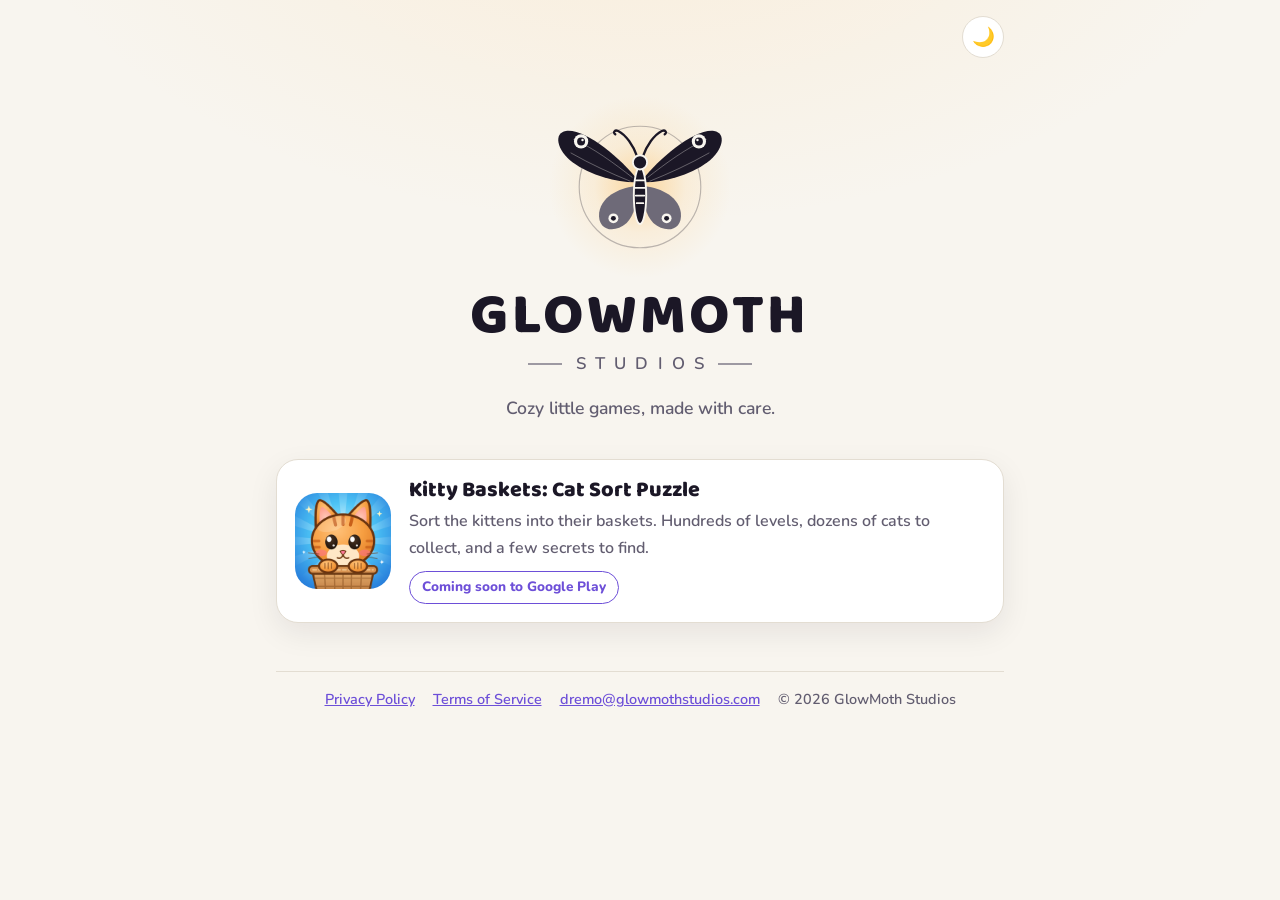
<file: index.html>
<!doctype html>
<html lang="en">
<head>
<meta charset="utf-8">
<meta name="viewport" content="width=device-width, initial-scale=1">
<title>GlowMoth Studios</title>
<meta name="description" content="GlowMoth Studios makes cozy little games. Our first: Kitty Baskets: Cat Sort Puzzle.">
<link rel="icon" href="kitty-baskets.png">
<link rel="stylesheet" href="assets/style.css">
<script src="assets/theme.js"></script>
</head>
<body>
<div class="bar"><span></span><button class="theme-btn" type="button" aria-label="Switch theme">🌙</button></div>
<main>
  <section class="hero">
    <svg class="moth " viewBox="0 0 200 200" aria-hidden="true">
  <defs><radialGradient id="mothHero" class="glow"><stop offset="0" stop-opacity="1"/><stop offset="0.5" stop-opacity="0.25"/><stop offset="1" stop-opacity="0"/></radialGradient></defs>
  <circle cx="100" cy="100" r="96" fill="url(#mothHero)"/>
  <circle class="ring" cx="100" cy="100" r="64" fill="none" stroke-opacity="0.28" stroke-width="1.2"/>
  <g>
    <path class="w" d="M97 92 C80 70 42 38 22 41 C9 43 12 61 29 74 C49 89 80 96 97 95 Z"/>
    <path class="vein" d="M92 90 C74 76 50 58 30 50 M90 94 C70 86 48 76 27 64" stroke-opacity="0.35" stroke-width="1" fill="none"/>
    <path class="w2" d="M97 99 C82 100 60 108 57 127 C55 145 72 150 86 138 C94 130 97 115 97 103 Z"/>
    <circle class="d" cx="38" cy="52" r="7.5"/><circle class="w" cx="38" cy="52" r="4.2"/><circle class="d" cx="39.5" cy="50.5" r="1.3"/>
    <circle class="d" cx="72" cy="133" r="5.2"/><circle class="w" cx="72" cy="133" r="2.6"/>
    <path class="ant" d="M97.5 69 C93 56 85 45 77 41 C73.5 39.5 71 42.5 74 44.5" stroke-width="2.4" fill="none" stroke-linecap="round"/>
  </g>
  <g transform="translate(200 0) scale(-1 1)">
    <path class="w" d="M97 92 C80 70 42 38 22 41 C9 43 12 61 29 74 C49 89 80 96 97 95 Z"/>
    <path class="vein" d="M92 90 C74 76 50 58 30 50 M90 94 C70 86 48 76 27 64" stroke-opacity="0.35" stroke-width="1" fill="none"/>
    <path class="w2" d="M97 99 C82 100 60 108 57 127 C55 145 72 150 86 138 C94 130 97 115 97 103 Z"/>
    <circle class="d" cx="38" cy="52" r="7.5"/><circle class="w" cx="38" cy="52" r="4.2"/><circle class="d" cx="39.5" cy="50.5" r="1.3"/>
    <circle class="d" cx="72" cy="133" r="5.2"/><circle class="w" cx="72" cy="133" r="2.6"/>
    <path class="ant" d="M97.5 69 C93 56 85 45 77 41 C73.5 39.5 71 42.5 74 44.5" stroke-width="2.4" fill="none" stroke-linecap="round"/>
  </g>
  <ellipse class="body" cx="100" cy="109" rx="6.5" ry="30" stroke-width="2"/>
  <circle class="body" cx="100" cy="74" r="7.5" stroke-width="2"/>
  <path class="stripes" d="M95.5 93 h9 M95 101 h10 M95.5 109 h9 M96.5 117 h7" stroke-width="1.8" stroke-linecap="round"/>
</svg>
    <h1 class="word">GLOWMOTH</h1>
    <div class="sub"><i></i><span>STUDIOS</span><i></i></div>
    <p class="tag">Cozy little games, made with care.</p>
  </section>

  <section class="game">
    <img src="kitty-baskets.png" alt="Kitty Baskets app icon">
    <div>
      <h2>Kitty Baskets: Cat Sort Puzzle</h2>
      <p>Sort the kittens into their baskets. Hundreds of levels, dozens of cats to collect, and a few secrets to find.</p>
      <span class="soon">Coming soon to Google Play</span>
    </div>
  </section>
  <footer>
    <a href="privacy/">Privacy Policy</a>
    <a href="terms/">Terms of Service</a>
    <a href="mailto:dremo@glowmothstudios.com">dremo@glowmothstudios.com</a>
    <span>© 2026 GlowMoth Studios</span>
  </footer>
</main>
</body>
</html>
</file>
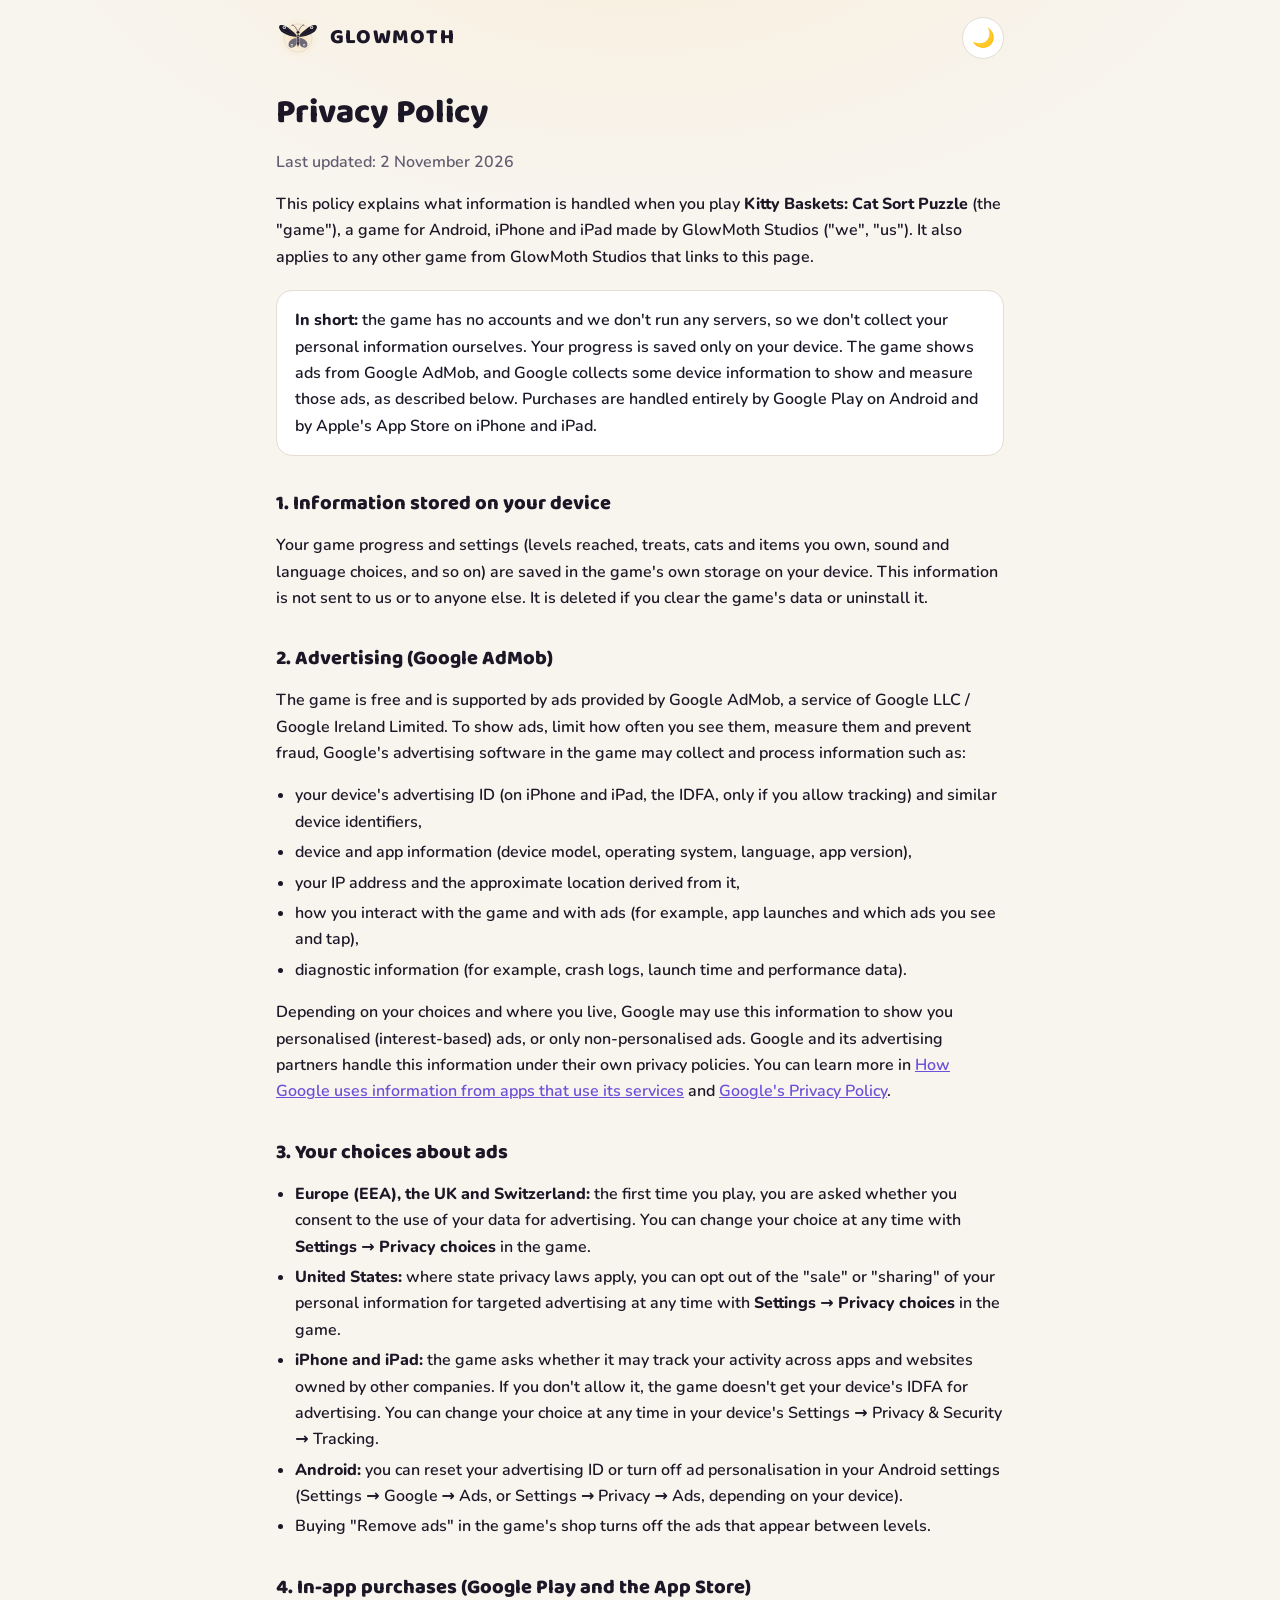
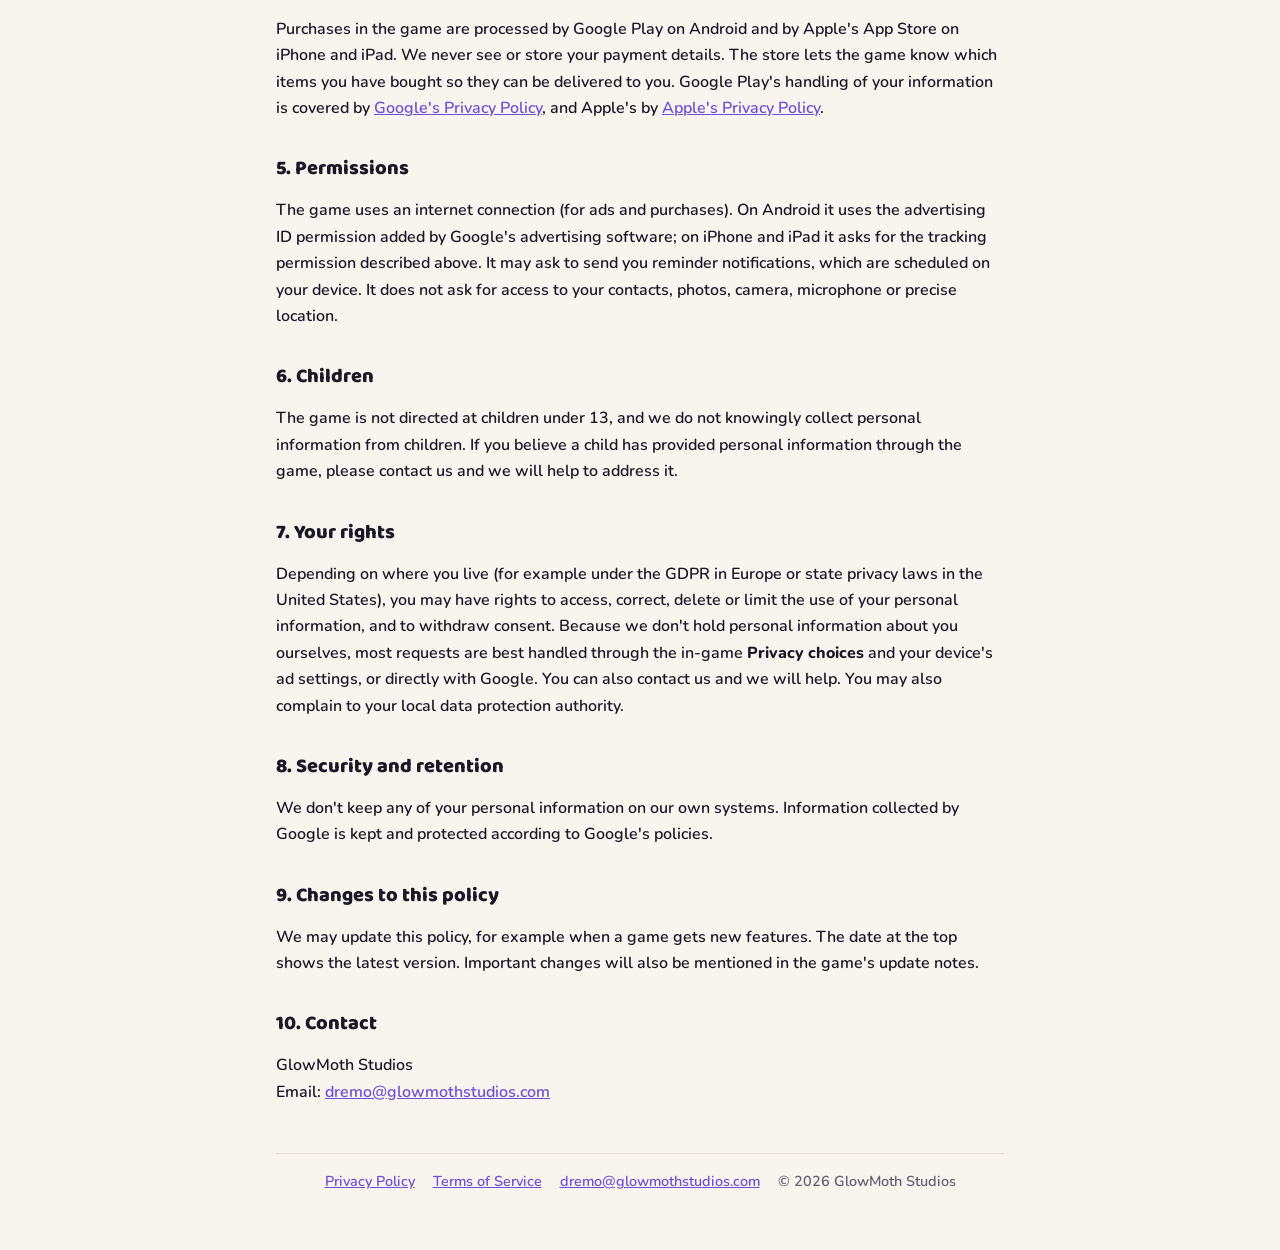
<file: privacy/index.html>
<!doctype html>
<html lang="en">
<head>
<meta charset="utf-8">
<meta name="viewport" content="width=device-width, initial-scale=1">
<title>Privacy Policy · GlowMoth Studios</title>
<meta name="description" content="Privacy policy for Kitty Baskets: Cat Sort Puzzle and other games by GlowMoth Studios.">
<link rel="icon" href="../kitty-baskets.png">
<link rel="stylesheet" href="../assets/style.css">
<script src="../assets/theme.js"></script>
</head>
<body>
<div class="bar"><a class="brand" href="../"><svg class="moth " viewBox="0 0 200 200" aria-hidden="true">
  <defs><radialGradient id="mothSmall" class="glow"><stop offset="0" stop-opacity="1"/><stop offset="0.5" stop-opacity="0.25"/><stop offset="1" stop-opacity="0"/></radialGradient></defs>
  <circle cx="100" cy="100" r="96" fill="url(#mothSmall)"/>
  <circle class="ring" cx="100" cy="100" r="64" fill="none" stroke-opacity="0.28" stroke-width="1.2"/>
  <g>
    <path class="w" d="M97 92 C80 70 42 38 22 41 C9 43 12 61 29 74 C49 89 80 96 97 95 Z"/>
    <path class="vein" d="M92 90 C74 76 50 58 30 50 M90 94 C70 86 48 76 27 64" stroke-opacity="0.35" stroke-width="1" fill="none"/>
    <path class="w2" d="M97 99 C82 100 60 108 57 127 C55 145 72 150 86 138 C94 130 97 115 97 103 Z"/>
    <circle class="d" cx="38" cy="52" r="7.5"/><circle class="w" cx="38" cy="52" r="4.2"/><circle class="d" cx="39.5" cy="50.5" r="1.3"/>
    <circle class="d" cx="72" cy="133" r="5.2"/><circle class="w" cx="72" cy="133" r="2.6"/>
    <path class="ant" d="M97.5 69 C93 56 85 45 77 41 C73.5 39.5 71 42.5 74 44.5" stroke-width="2.4" fill="none" stroke-linecap="round"/>
  </g>
  <g transform="translate(200 0) scale(-1 1)">
    <path class="w" d="M97 92 C80 70 42 38 22 41 C9 43 12 61 29 74 C49 89 80 96 97 95 Z"/>
    <path class="vein" d="M92 90 C74 76 50 58 30 50 M90 94 C70 86 48 76 27 64" stroke-opacity="0.35" stroke-width="1" fill="none"/>
    <path class="w2" d="M97 99 C82 100 60 108 57 127 C55 145 72 150 86 138 C94 130 97 115 97 103 Z"/>
    <circle class="d" cx="38" cy="52" r="7.5"/><circle class="w" cx="38" cy="52" r="4.2"/><circle class="d" cx="39.5" cy="50.5" r="1.3"/>
    <circle class="d" cx="72" cy="133" r="5.2"/><circle class="w" cx="72" cy="133" r="2.6"/>
    <path class="ant" d="M97.5 69 C93 56 85 45 77 41 C73.5 39.5 71 42.5 74 44.5" stroke-width="2.4" fill="none" stroke-linecap="round"/>
  </g>
  <ellipse class="body" cx="100" cy="109" rx="6.5" ry="30" stroke-width="2"/>
  <circle class="body" cx="100" cy="74" r="7.5" stroke-width="2"/>
  <path class="stripes" d="M95.5 93 h9 M95 101 h10 M95.5 109 h9 M96.5 117 h7" stroke-width="1.8" stroke-linecap="round"/>
</svg><b>GLOWMOTH</b></a><button class="theme-btn" type="button" aria-label="Switch theme">🌙</button></div>
<main class="doc">
  <h1>Privacy Policy</h1>
  <p class="muted">Last updated: 2 November 2026</p>

  <p>This policy explains what information is handled when you play <b>Kitty Baskets: Cat Sort Puzzle</b>
  (the "game"), a game for Android, iPhone and iPad made by GlowMoth Studios ("we", "us"). It also applies to any other game
  from GlowMoth Studios that links to this page.</p>

  <div class="card">
    <b>In short:</b> the game has no accounts and we don't run any servers, so we don't collect your
    personal information ourselves. Your progress is saved only on your device. The game shows ads from
    Google AdMob, and Google collects some device information to show and measure those ads, as described
    below. Purchases are handled entirely by Google Play on Android and by Apple's App Store on iPhone and iPad.
  </div>

  <h2>1. Information stored on your device</h2>
  <p>Your game progress and settings (levels reached, treats, cats and items you own, sound and language
  choices, and so on) are saved in the game's own storage on your device. This information is not sent to
  us or to anyone else. It is deleted if you clear the game's data or uninstall it.</p>

  <h2>2. Advertising (Google AdMob)</h2>
  <p>The game is free and is supported by ads provided by Google AdMob, a service of Google LLC / Google
  Ireland Limited. To show ads, limit how often you see them, measure them and prevent fraud, Google's
  advertising software in the game may collect and process information such as:</p>
  <ul>
    <li>your device's advertising ID (on iPhone and iPad, the IDFA, only if you allow tracking) and similar device identifiers,</li>
    <li>device and app information (device model, operating system, language, app version),</li>
    <li>your IP address and the approximate location derived from it,</li>
    <li>how you interact with the game and with ads (for example, app launches and which ads you see and tap),</li>
    <li>diagnostic information (for example, crash logs, launch time and performance data).</li>
  </ul>
  <p>Depending on your choices and where you live, Google may use this information to show you personalised
  (interest-based) ads, or only non-personalised ads. Google and its advertising partners handle this
  information under their own privacy policies. You can learn more in
  <a href="https://policies.google.com/technologies/partner-sites" rel="noopener">How Google uses information from apps that use its services</a>
  and <a href="https://policies.google.com/privacy" rel="noopener">Google's Privacy Policy</a>.</p>

  <h2>3. Your choices about ads</h2>
  <ul>
    <li><b>Europe (EEA), the UK and Switzerland:</b> the first time you play, you are asked whether you consent
    to the use of your data for advertising. You can change your choice at any time with <b>Settings → Privacy choices</b>
    in the game.</li>
    <li><b>United States:</b> where state privacy laws apply, you can opt out of the "sale" or "sharing" of your
    personal information for targeted advertising at any time with <b>Settings → Privacy choices</b> in the game.</li>
    <li><b>iPhone and iPad:</b> the game asks whether it may track your activity across apps and websites owned by
    other companies. If you don't allow it, the game doesn't get your device's IDFA for advertising. You can change your choice at any time in your device's
    Settings → Privacy &amp; Security → Tracking.</li>
    <li><b>Android:</b> you can reset your advertising ID or turn off ad personalisation in your Android settings
    (Settings → Google → Ads, or Settings → Privacy → Ads, depending on your device).</li>
    <li>Buying "Remove ads" in the game's shop turns off the ads that appear between levels.</li>
  </ul>

  <h2>4. In-app purchases (Google Play and the App Store)</h2>
  <p>Purchases in the game are processed by Google Play on Android and by Apple's App Store on iPhone and iPad. We never see or store your payment details. The store
  lets the game know which items you have bought so they can be delivered to you. Google Play's handling of
  your information is covered by <a href="https://policies.google.com/privacy" rel="noopener">Google's Privacy Policy</a>, and Apple's by
  <a href="https://www.apple.com/legal/privacy/" rel="noopener">Apple's Privacy Policy</a>.</p>

  <h2>5. Permissions</h2>
  <p>The game uses an internet connection (for ads and purchases). On Android it uses the advertising ID permission added by
  Google's advertising software; on iPhone and iPad it asks for the tracking permission described above. It may ask to
  send you reminder notifications, which are scheduled on your device. It does not ask for access to your contacts, photos, camera, microphone or
  precise location.</p>

  <h2>6. Children</h2>
  <p>The game is not directed at children under 13, and we do not knowingly collect personal information from
  children. If you believe a child has provided personal information through the game, please contact us and
  we will help to address it.</p>

  <h2>7. Your rights</h2>
  <p>Depending on where you live (for example under the GDPR in Europe or state privacy laws in the United States),
  you may have rights to access, correct, delete or limit the use of your personal information, and to withdraw
  consent. Because we don't hold personal information about you ourselves, most requests are best handled
  through the in-game <b>Privacy choices</b> and your device's ad settings, or directly with Google. You can also
  contact us and we will help. You may also complain to your local data protection authority.</p>

  <h2>8. Security and retention</h2>
  <p>We don't keep any of your personal information on our own systems. Information collected by Google is kept
  and protected according to Google's policies.</p>

  <h2>9. Changes to this policy</h2>
  <p>We may update this policy, for example when a game gets new features. The date at the top shows the latest
  version. Important changes will also be mentioned in the game's update notes.</p>

  <h2>10. Contact</h2>
  <p>GlowMoth Studios<br>
  Email: <a href="mailto:dremo@glowmothstudios.com">dremo@glowmothstudios.com</a></p>

  
  <footer>
    <a href="../privacy/">Privacy Policy</a>
    <a href="../terms/">Terms of Service</a>
    <a href="mailto:dremo@glowmothstudios.com">dremo@glowmothstudios.com</a>
    <span>© 2026 GlowMoth Studios</span>
  </footer>
</main>
</body>
</html>
</file>
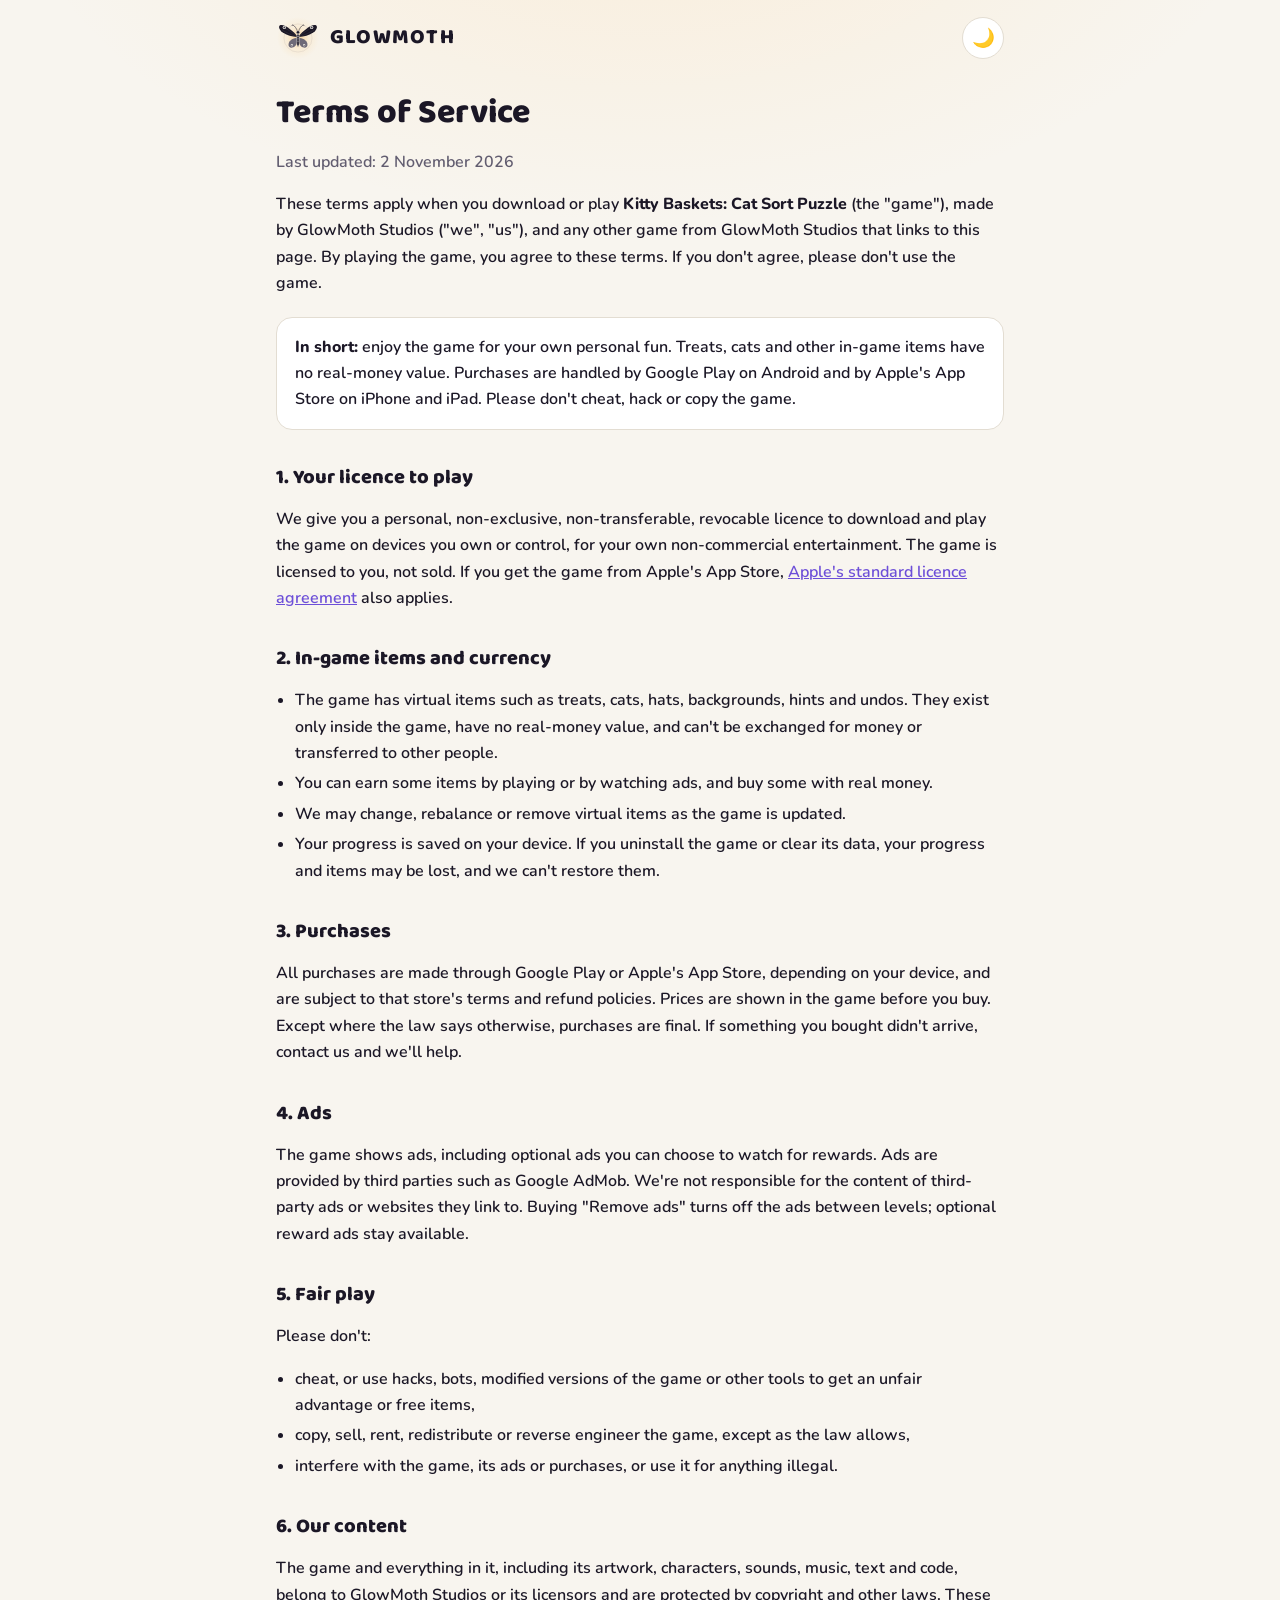
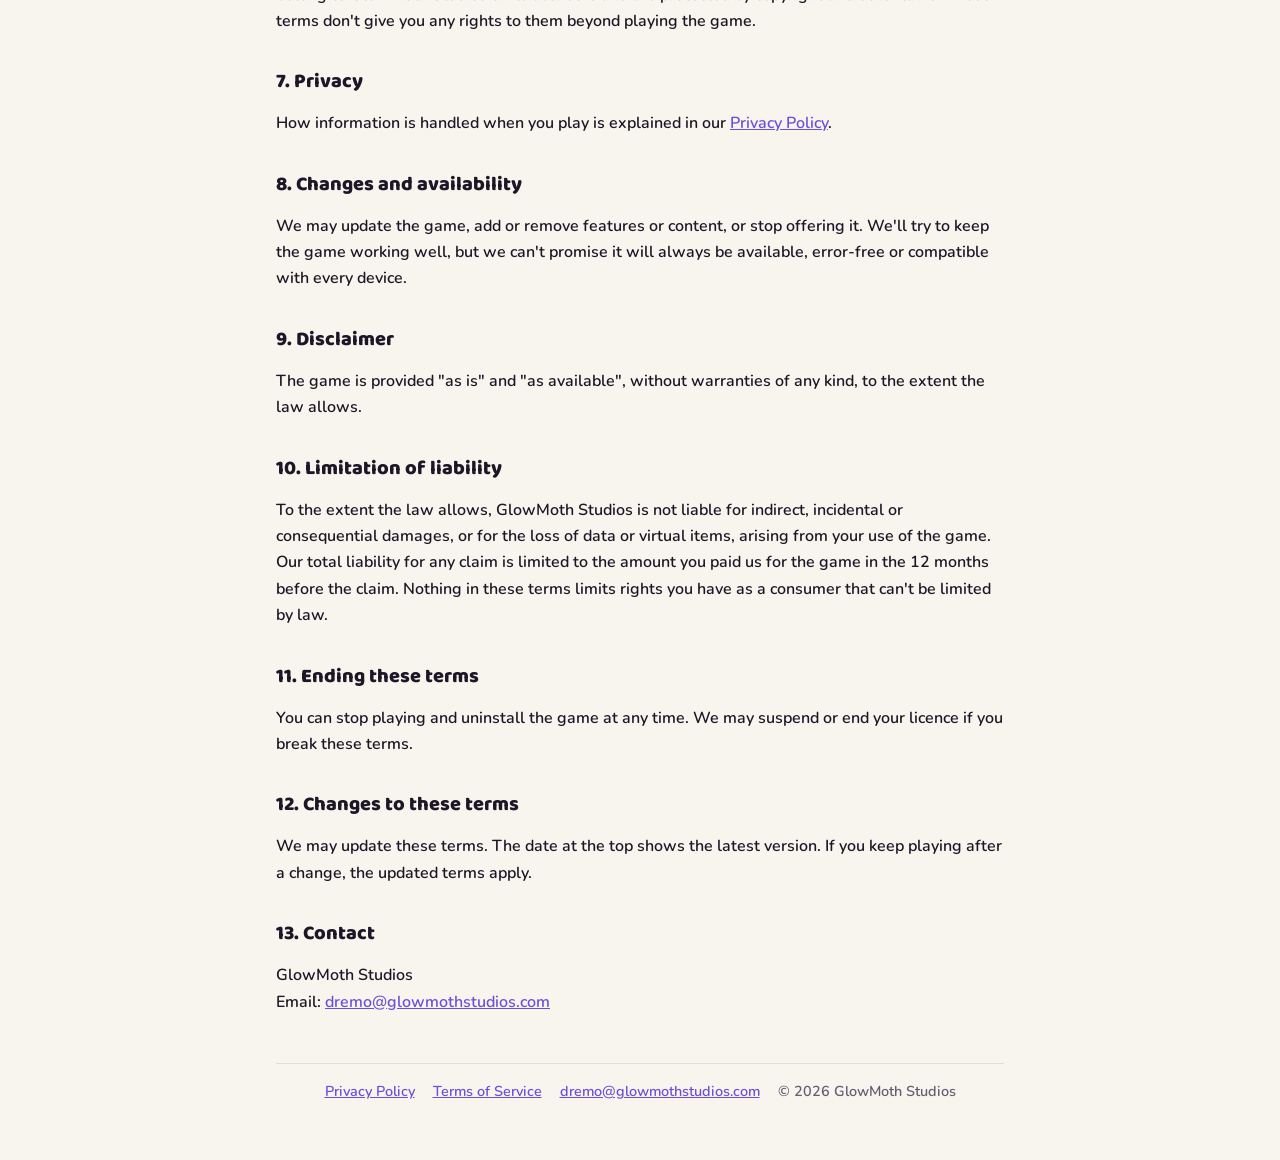
<file: terms/index.html>
<!doctype html>
<html lang="en">
<head>
<meta charset="utf-8">
<meta name="viewport" content="width=device-width, initial-scale=1">
<title>Terms of Service · GlowMoth Studios</title>
<meta name="description" content="Terms of Service for Kitty Baskets: Cat Sort Puzzle and other games by GlowMoth Studios.">
<link rel="icon" href="../kitty-baskets.png">
<link rel="stylesheet" href="../assets/style.css">
<script src="../assets/theme.js"></script>
</head>
<body>
<div class="bar"><a class="brand" href="../"><svg class="moth " viewBox="0 0 200 200" aria-hidden="true">
  <defs><radialGradient id="mothSmall" class="glow"><stop offset="0" stop-opacity="1"/><stop offset="0.5" stop-opacity="0.25"/><stop offset="1" stop-opacity="0"/></radialGradient></defs>
  <circle cx="100" cy="100" r="96" fill="url(#mothSmall)"/>
  <circle class="ring" cx="100" cy="100" r="64" fill="none" stroke-opacity="0.28" stroke-width="1.2"/>
  <g>
    <path class="w" d="M97 92 C80 70 42 38 22 41 C9 43 12 61 29 74 C49 89 80 96 97 95 Z"/>
    <path class="vein" d="M92 90 C74 76 50 58 30 50 M90 94 C70 86 48 76 27 64" stroke-opacity="0.35" stroke-width="1" fill="none"/>
    <path class="w2" d="M97 99 C82 100 60 108 57 127 C55 145 72 150 86 138 C94 130 97 115 97 103 Z"/>
    <circle class="d" cx="38" cy="52" r="7.5"/><circle class="w" cx="38" cy="52" r="4.2"/><circle class="d" cx="39.5" cy="50.5" r="1.3"/>
    <circle class="d" cx="72" cy="133" r="5.2"/><circle class="w" cx="72" cy="133" r="2.6"/>
    <path class="ant" d="M97.5 69 C93 56 85 45 77 41 C73.5 39.5 71 42.5 74 44.5" stroke-width="2.4" fill="none" stroke-linecap="round"/>
  </g>
  <g transform="translate(200 0) scale(-1 1)">
    <path class="w" d="M97 92 C80 70 42 38 22 41 C9 43 12 61 29 74 C49 89 80 96 97 95 Z"/>
    <path class="vein" d="M92 90 C74 76 50 58 30 50 M90 94 C70 86 48 76 27 64" stroke-opacity="0.35" stroke-width="1" fill="none"/>
    <path class="w2" d="M97 99 C82 100 60 108 57 127 C55 145 72 150 86 138 C94 130 97 115 97 103 Z"/>
    <circle class="d" cx="38" cy="52" r="7.5"/><circle class="w" cx="38" cy="52" r="4.2"/><circle class="d" cx="39.5" cy="50.5" r="1.3"/>
    <circle class="d" cx="72" cy="133" r="5.2"/><circle class="w" cx="72" cy="133" r="2.6"/>
    <path class="ant" d="M97.5 69 C93 56 85 45 77 41 C73.5 39.5 71 42.5 74 44.5" stroke-width="2.4" fill="none" stroke-linecap="round"/>
  </g>
  <ellipse class="body" cx="100" cy="109" rx="6.5" ry="30" stroke-width="2"/>
  <circle class="body" cx="100" cy="74" r="7.5" stroke-width="2"/>
  <path class="stripes" d="M95.5 93 h9 M95 101 h10 M95.5 109 h9 M96.5 117 h7" stroke-width="1.8" stroke-linecap="round"/>
</svg><b>GLOWMOTH</b></a><button class="theme-btn" type="button" aria-label="Switch theme">🌙</button></div>
<main class="doc">
  <h1>Terms of Service</h1>
  <p class="muted">Last updated: 2 November 2026</p>

  <p>These terms apply when you download or play <b>Kitty Baskets: Cat Sort Puzzle</b> (the "game"), made by
  GlowMoth Studios ("we", "us"), and any other game from GlowMoth Studios that links to this page. By playing the
  game, you agree to these terms. If you don't agree, please don't use the game.</p>

  <div class="card">
    <b>In short:</b> enjoy the game for your own personal fun. Treats, cats and other in-game items have no real-money
    value. Purchases are handled by Google Play on Android and by Apple's App Store on iPhone and iPad. Please don't cheat, hack or copy the game.
  </div>

  <h2>1. Your licence to play</h2>
  <p>We give you a personal, non-exclusive, non-transferable, revocable licence to download and play the game on devices
  you own or control, for your own non-commercial entertainment. The game is licensed to you, not sold. If you get the game
  from Apple's App Store, <a href="https://www.apple.com/legal/internet-services/itunes/dev/stdeula/" rel="noopener">Apple's standard licence agreement</a> also applies.</p>

  <h2>2. In-game items and currency</h2>
  <ul>
    <li>The game has virtual items such as treats, cats, hats, backgrounds, hints and undos. They exist only inside the
    game, have no real-money value, and can't be exchanged for money or transferred to other people.</li>
    <li>You can earn some items by playing or by watching ads, and buy some with real money.</li>
    <li>We may change, rebalance or remove virtual items as the game is updated.</li>
    <li>Your progress is saved on your device. If you uninstall the game or clear its data, your progress and items may be
    lost, and we can't restore them.</li>
  </ul>

  <h2>3. Purchases</h2>
  <p>All purchases are made through Google Play or Apple's App Store, depending on your device, and are subject to that store's terms and refund policies. Prices are
  shown in the game before you buy. Except where the law says otherwise, purchases are final. If something you bought
  didn't arrive, contact us and we'll help.</p>

  <h2>4. Ads</h2>
  <p>The game shows ads, including optional ads you can choose to watch for rewards. Ads are provided by third parties
  such as Google AdMob. We're not responsible for the content of third-party ads or websites they link to. Buying
  "Remove ads" turns off the ads between levels; optional reward ads stay available.</p>

  <h2>5. Fair play</h2>
  <p>Please don't:</p>
  <ul>
    <li>cheat, or use hacks, bots, modified versions of the game or other tools to get an unfair advantage or free items,</li>
    <li>copy, sell, rent, redistribute or reverse engineer the game, except as the law allows,</li>
    <li>interfere with the game, its ads or purchases, or use it for anything illegal.</li>
  </ul>

  <h2>6. Our content</h2>
  <p>The game and everything in it, including its artwork, characters, sounds, music, text and code, belong to GlowMoth
  Studios or its licensors and are protected by copyright and other laws. These terms don't give you any rights to them
  beyond playing the game.</p>

  <h2>7. Privacy</h2>
  <p>How information is handled when you play is explained in our <a href="../privacy/">Privacy Policy</a>.</p>

  <h2>8. Changes and availability</h2>
  <p>We may update the game, add or remove features or content, or stop offering it. We'll try to keep the game working
  well, but we can't promise it will always be available, error-free or compatible with every device.</p>

  <h2>9. Disclaimer</h2>
  <p>The game is provided "as is" and "as available", without warranties of any kind, to the extent the law allows.</p>

  <h2>10. Limitation of liability</h2>
  <p>To the extent the law allows, GlowMoth Studios is not liable for indirect, incidental or consequential damages, or
  for the loss of data or virtual items, arising from your use of the game. Our total liability for any claim is limited
  to the amount you paid us for the game in the 12 months before the claim. Nothing in these terms limits rights you have
  as a consumer that can't be limited by law.</p>

  <h2>11. Ending these terms</h2>
  <p>You can stop playing and uninstall the game at any time. We may suspend or end your licence if you break these terms.</p>

  <h2>12. Changes to these terms</h2>
  <p>We may update these terms. The date at the top shows the latest version. If you keep playing after a change, the
  updated terms apply.</p>

  <h2>13. Contact</h2>
  <p>GlowMoth Studios<br>
  Email: <a href="mailto:dremo@glowmothstudios.com">dremo@glowmothstudios.com</a></p>

  
  <footer>
    <a href="../privacy/">Privacy Policy</a>
    <a href="../terms/">Terms of Service</a>
    <a href="mailto:dremo@glowmothstudios.com">dremo@glowmothstudios.com</a>
    <span>© 2026 GlowMoth Studios</span>
  </footer>
</main>
</body>
</html>
</file>
<file: assets/style.css>
/* GlowMoth Studios website: shared styles. Light and dark themes (follows the device, or the toggle). */
@font-face { font-family: "Baloo 2"; font-weight: 800; font-display: swap; src: url(fonts/baloo-2-latin-800-normal.woff2) format("woff2");
  unicode-range: U+0000-00FF,U+0131,U+0152-0153,U+02BB-02BC,U+02C6,U+02DA,U+02DC,U+0304,U+0308,U+0329,U+2000-206F,U+20AC,U+2122,U+2191,U+2193,U+2212,U+2215,U+FEFF,U+FFFD; }
@font-face { font-family: "Baloo 2"; font-weight: 800; font-display: swap; src: url(fonts/baloo-2-latin-ext-800-normal.woff2) format("woff2");
  unicode-range: U+0100-02BA,U+02BD-02C5,U+02C7-02CC,U+02CE-02D7,U+02DD-02FF,U+1E00-1E9F,U+2020,U+20A0-20C0,U+2C60-2C7F,U+A720-A7FF; }
@font-face { font-family: "Nunito"; font-weight: 600; font-display: swap; src: url(fonts/nunito-latin-600-normal.woff2) format("woff2");
  unicode-range: U+0000-00FF,U+0131,U+0152-0153,U+02BB-02BC,U+02C6,U+02DA,U+02DC,U+0304,U+0308,U+0329,U+2000-206F,U+20AC,U+2122,U+2191,U+2193,U+2212,U+2215,U+FEFF,U+FFFD; }
@font-face { font-family: "Nunito"; font-weight: 600; font-display: swap; src: url(fonts/nunito-latin-ext-600-normal.woff2) format("woff2");
  unicode-range: U+0100-02BA,U+02BD-02C5,U+02C7-02CC,U+02CE-02D7,U+02DD-02FF,U+1E00-1E9F,U+2020,U+20A0-20C0,U+2C60-2C7F,U+A720-A7FF; }
@font-face { font-family: "Nunito"; font-weight: 800; font-display: swap; src: url(fonts/nunito-latin-800-normal.woff2) format("woff2");
  unicode-range: U+0000-00FF,U+0131,U+0152-0153,U+02BB-02BC,U+02C6,U+02DA,U+02DC,U+0304,U+0308,U+0329,U+2000-206F,U+20AC,U+2122,U+2191,U+2193,U+2212,U+2215,U+FEFF,U+FFFD; }
@font-face { font-family: "Nunito"; font-weight: 800; font-display: swap; src: url(fonts/nunito-latin-ext-800-normal.woff2) format("woff2");
  unicode-range: U+0100-02BA,U+02BD-02C5,U+02C7-02CC,U+02CE-02D7,U+02DD-02FF,U+1E00-1E9F,U+2020,U+20A0-20C0,U+2C60-2C7F,U+A720-A7FF; }

/* light theme */
:root {
  color-scheme: light;
  --bg: #f8f5ef; --bg-2: #efe9df; --ink: #1b1726; --muted: #625d70; --line: #e3ddd2; --card: #ffffff;
  --accent: #6d4fd8; --glow: rgba(255, 190, 90, 0.55); --glow-2: rgba(255, 200, 120, 0.18); --moth-2: #6e6a78;
}
/* dark theme: the loading screen's night, with a warm glow around the moth */
:root[data-theme="dark"] {
  color-scheme: dark;
  --bg: #0b0a10; --bg-2: #15131d; --ink: #f4f2f8; --muted: #a8a3b5; --line: #26232f; --card: #15131c;
  --accent: #b9a6ff; --glow: rgba(255, 214, 140, 0.35); --glow-2: rgba(255, 214, 140, 0.08); --moth-2: #cfcfcf;
}
@media (prefers-color-scheme: dark) {
  :root:not([data-theme="light"]) {
    color-scheme: dark;
    --bg: #0b0a10; --bg-2: #15131d; --ink: #f4f2f8; --muted: #a8a3b5; --line: #26232f; --card: #15131c;
    --accent: #b9a6ff; --glow: rgba(255, 214, 140, 0.35); --glow-2: rgba(255, 214, 140, 0.08); --moth-2: #cfcfcf;
  }
}

* { box-sizing: border-box; }
html { background: var(--bg); }
body { margin: 0; min-height: 100vh; background: radial-gradient(900px 520px at 50% -140px, var(--glow-2), transparent 70%), var(--bg);
  color: var(--ink); font: 600 16px/1.65 "Nunito", system-ui, -apple-system, "Segoe UI", sans-serif; transition: background-color 0.3s, color 0.3s; }
a { color: var(--accent); }
main { max-width: 760px; margin: 0 auto; padding: 0 16px 56px; }

/* the moth logo, drawn in the page's colours */
.moth .w { fill: var(--ink); }
.moth .w2 { fill: var(--moth-2); }
.moth .d { fill: var(--bg); }
.moth .vein { stroke: var(--bg); }
.moth .ring { stroke: var(--ink); }
.moth .ant { stroke: var(--ink); }
.moth .body { fill: var(--ink); stroke: var(--bg); }
.moth .stripes { stroke: var(--bg); fill: none; }
.moth .glow stop { stop-color: var(--glow); }

/* top bar (inner pages): small logo + wordmark, and the theme toggle */
.bar { display: flex; align-items: center; justify-content: space-between; max-width: 760px; margin: 0 auto; padding: 16px; }
.brand { display: flex; align-items: center; gap: 10px; color: var(--ink); text-decoration: none; }
.brand .moth { width: 44px; height: 44px; }
.brand b { font: 800 1.3rem/1 "Baloo 2", "Trebuchet MS", system-ui, sans-serif; letter-spacing: 0.06em; }
.theme-btn { width: 42px; height: 42px; border-radius: 50%; border: 1px solid var(--line); background: var(--card); color: var(--ink);
  display: grid; place-items: center; cursor: pointer; font-size: 1.15rem; }
.theme-btn:focus-visible { outline: 3px solid var(--accent); outline-offset: 2px; }

/* home page hero: the loading screen's layout */
.hero { display: flex; flex-direction: column; align-items: center; text-align: center; padding: 18px 0 36px; }
.hero .moth { width: 190px; height: 190px; }
.word { font: 800 clamp(2.4rem, 11vw, 3.6rem)/1 "Baloo 2", "Trebuchet MS", system-ui, sans-serif; letter-spacing: 0.06em; margin: 6px 0 0; }
.sub { display: flex; align-items: center; gap: 14px; margin-top: 10px; font: 600 clamp(0.85rem, 3.6vw, 1.05rem)/1 "Nunito", system-ui, sans-serif;
  letter-spacing: 0.55em; color: var(--muted); }
.sub span { margin-right: -0.55em; }
.sub i { display: block; width: 34px; height: 1.5px; background: currentColor; opacity: 0.6; }
.tag { color: var(--muted); margin: 22px 0 0; font-size: 1.1rem; }

/* game card */
.game { display: flex; gap: 18px; align-items: center; background: var(--card); border: 1px solid var(--line); border-radius: 22px; padding: 18px;
  box-shadow: 0 10px 30px rgba(20, 16, 40, 0.08); }
.game img { width: 96px; height: 96px; border-radius: 22px; flex: none; }
.game h2 { margin: 0 0 4px; font: 800 1.35rem/1.2 "Baloo 2", system-ui, sans-serif; }
.game p { margin: 0; color: var(--muted); }
.soon { display: inline-block; margin-top: 10px; padding: 4px 12px; border-radius: 999px; font-size: 0.85rem; font-weight: 800;
  color: var(--accent); border: 1px solid currentColor; }
@media (max-width: 440px) { .game { flex-direction: column; text-align: center; } }

/* legal pages */
.doc h1 { font: 800 2.1rem/1.15 "Baloo 2", system-ui, sans-serif; margin: 18px 0 2px; }
.doc h2 { font: 800 1.25rem/1.3 "Baloo 2", system-ui, sans-serif; margin: 34px 0 6px; }
.doc p, .doc li { font-weight: 600; }
.doc ul { padding-left: 1.2em; }
.doc li { margin: 4px 0; }
.muted { color: var(--muted); }
.card { background: var(--card); border: 1px solid var(--line); border-radius: 16px; padding: 16px 18px; margin: 20px 0; }

footer { margin-top: 48px; padding-top: 16px; border-top: 1px solid var(--line); color: var(--muted); font-size: 0.9rem;
  display: flex; flex-wrap: wrap; gap: 8px 18px; justify-content: center; }
</file>
